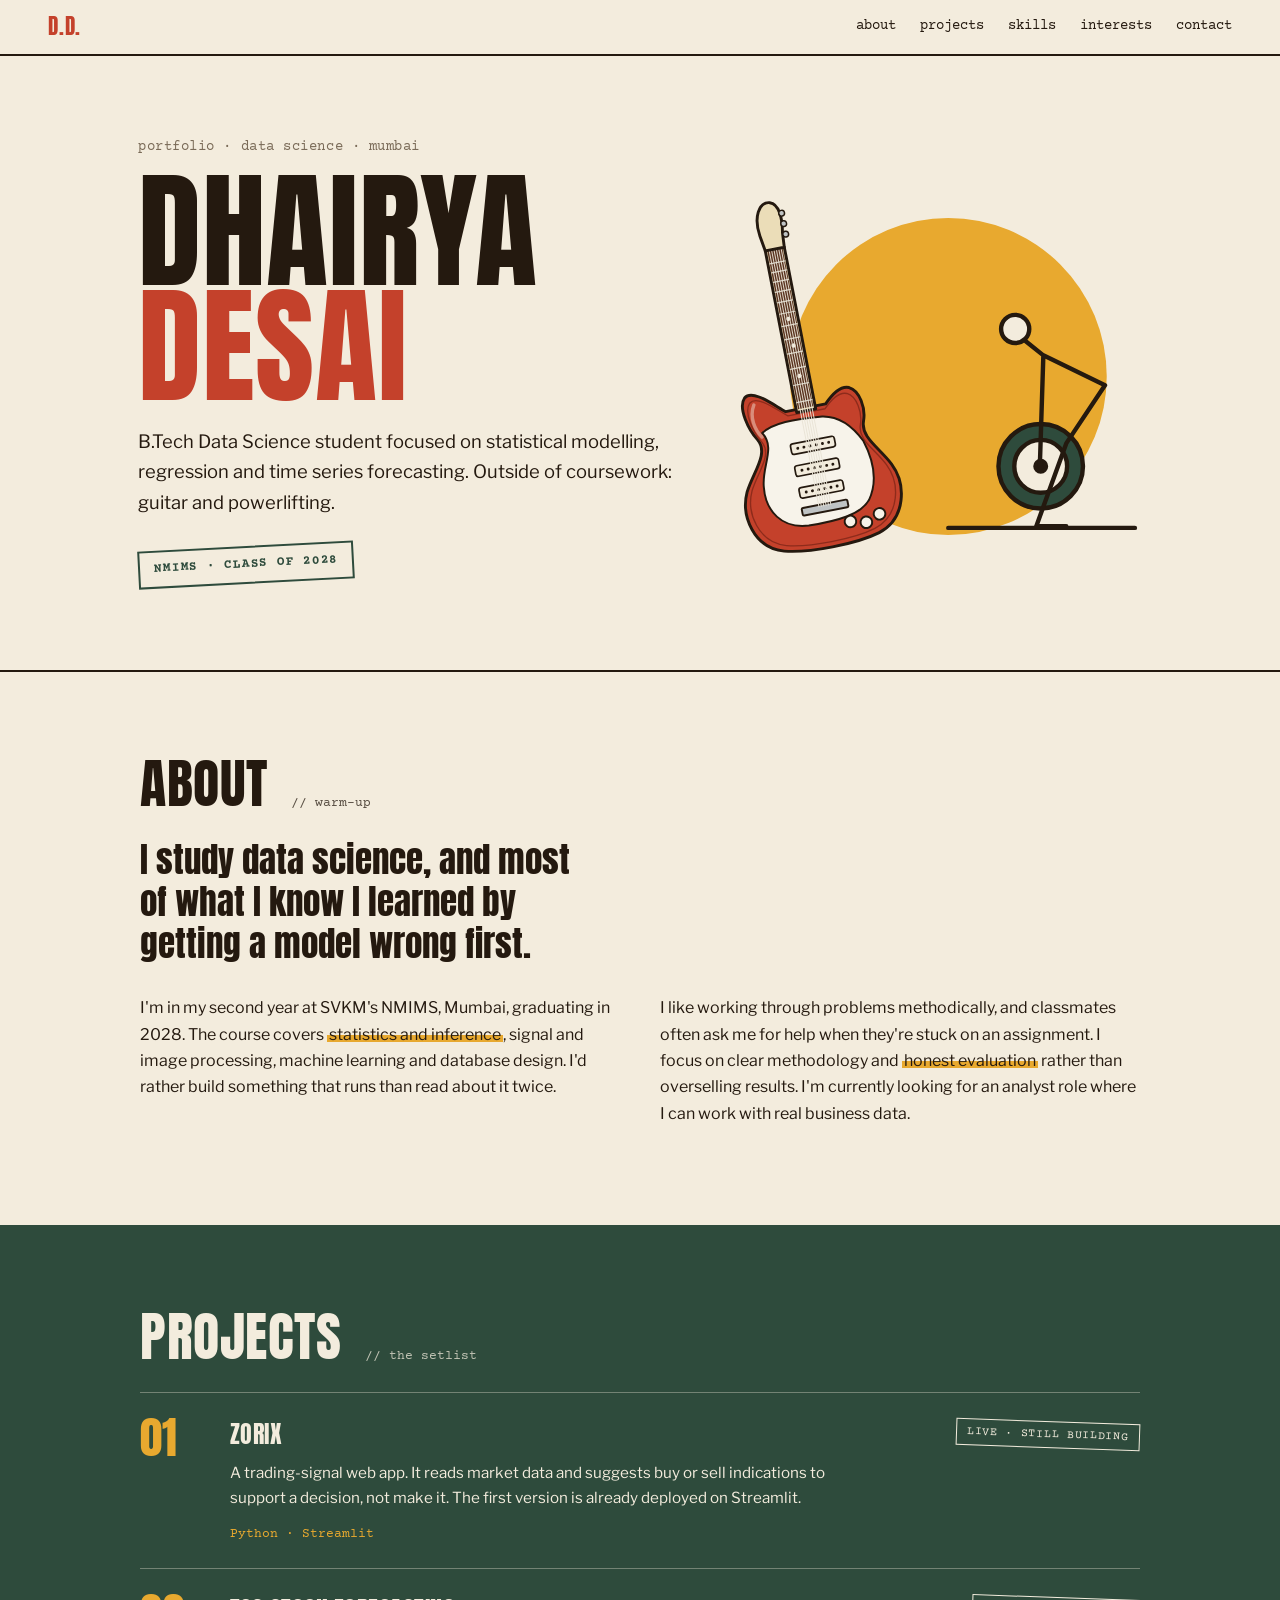
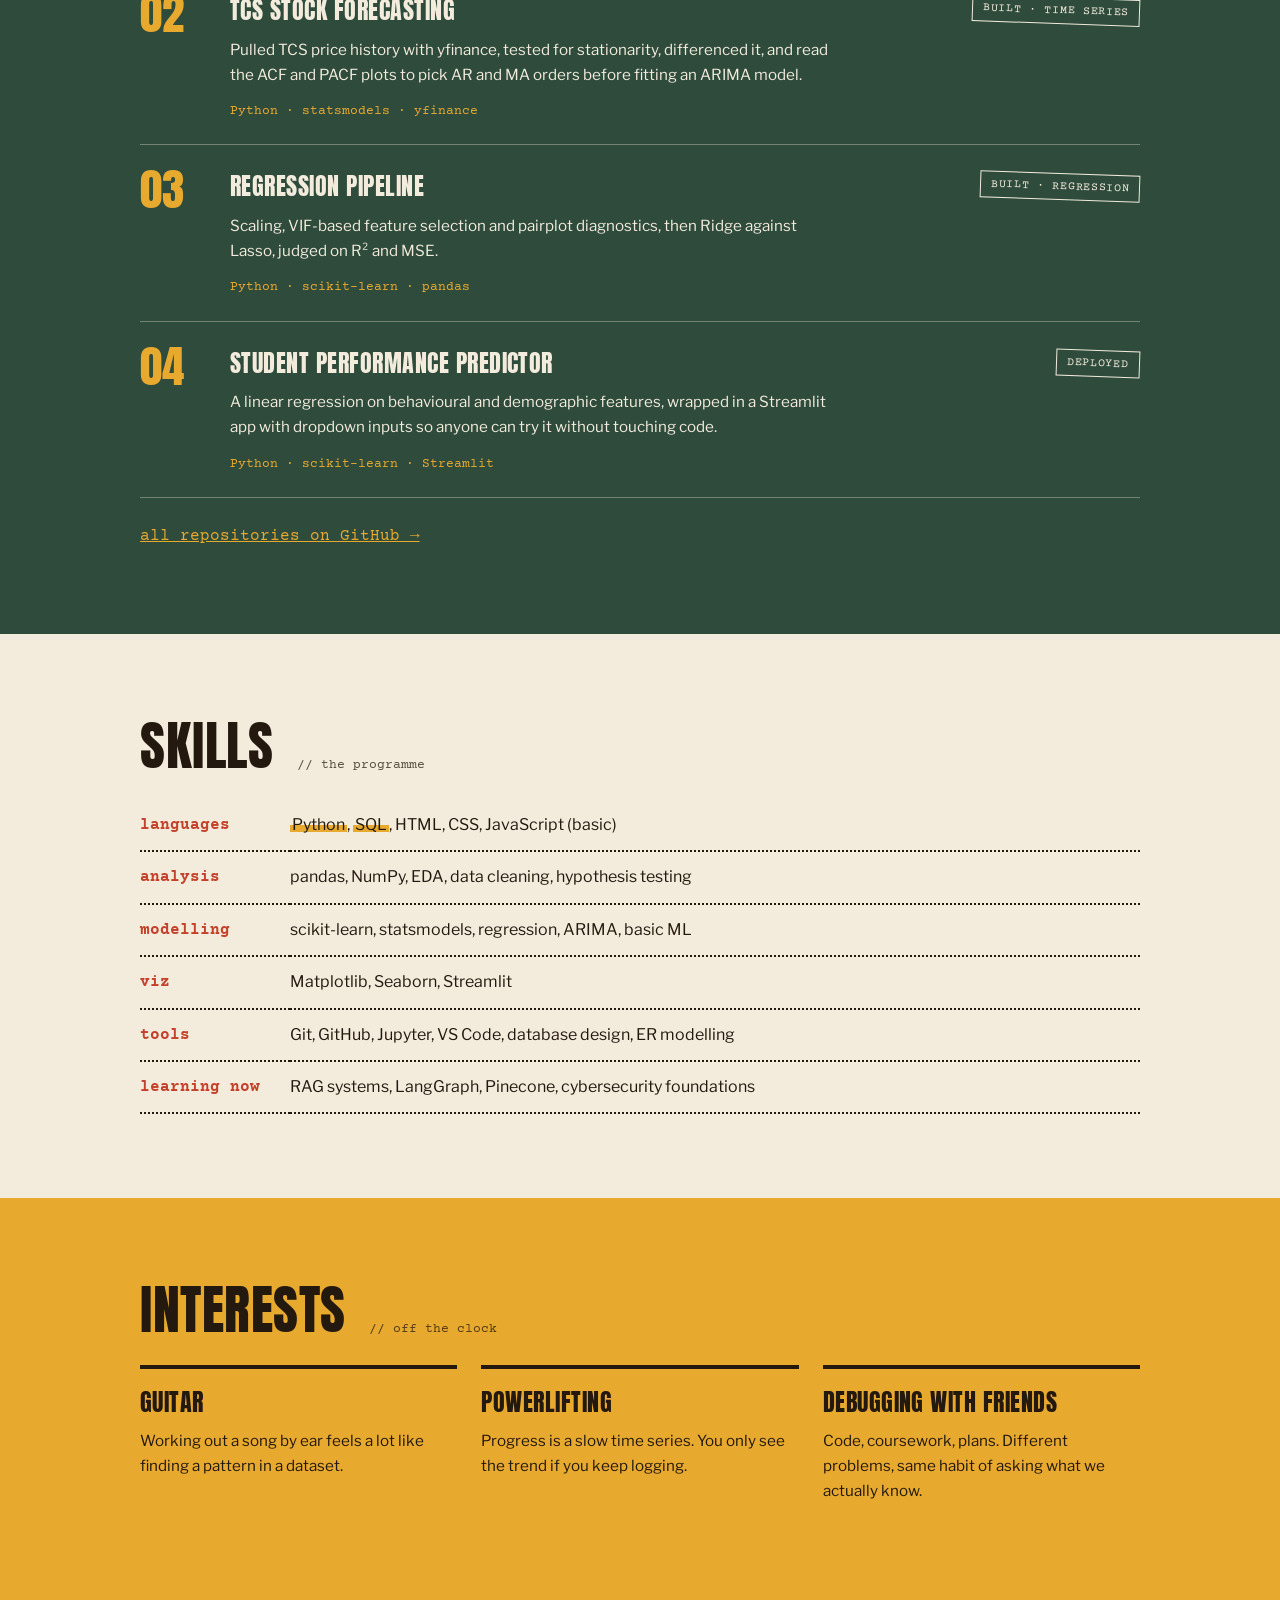
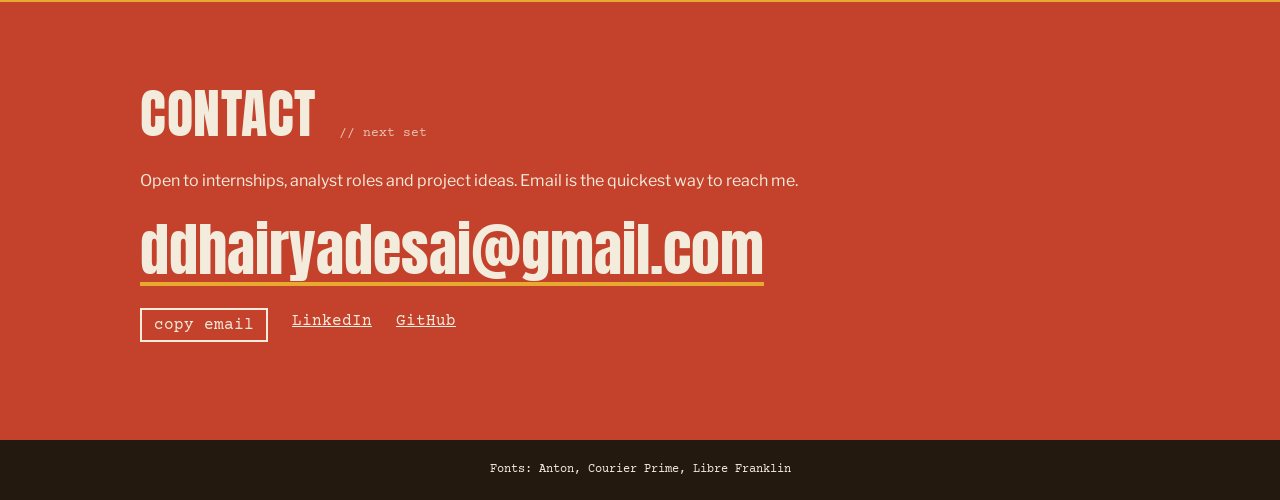
<file: index.html>
<!DOCTYPE html>
<html lang="en">

<head>
  <meta charset="UTF-8">
  <meta name="viewport" content="width=device-width, initial-scale=1.0">
  <title>Dhairya Desai — Data Science Portfolio</title>
  <meta name="description" content="Portfolio of Dhairya Desai, B.Tech Data Science student at NMIMS Mumbai.">
  <link rel="preconnect" href="https://fonts.googleapis.com">
  <link rel="preconnect" href="https://fonts.gstatic.com" crossorigin>
  <link
    href="https://fonts.googleapis.com/css2?family=Anton&family=Courier+Prime:wght@400;700&family=Libre+Franklin:wght@400;500;600&display=swap"
    rel="stylesheet">
  <link rel="stylesheet" href="style.css">
</head>

<body>

  <nav class="nav">
    <a class="mark" href="#top">D.D.</a>
    <div>
      <a href="#about">about</a>
      <a href="#projects">projects</a>
      <a href="#skills">skills</a>
      <a href="#interests">interests</a>
      <a href="#contact">contact</a>
    </div>
  </nav>

  <header class="hero" id="top">
    <div class="hero-text">
      <p class="kicker">portfolio · data science · mumbai</p>
      <h1>Dhairya<br><span>Desai</span></h1>
      <p class="intro">B.Tech Data Science student focused on statistical modelling, regression and time series
        forecasting. Outside of coursework: guitar and powerlifting.</p>
      <p class="stamp">NMIMS · Class of 2028</p>
    </div>

    <svg class="art" viewBox="0 0 460 440" role="img"
      aria-label="Illustration of a red and white electric guitar and a lifter at the start of a deadlift">
      <circle cx="240" cy="230" r="180" fill="#E8A92F" />
      <g transform="translate(108 420) rotate(-11) scale(.55)" stroke="#24190F" stroke-width="6" stroke-linejoin="round"
        stroke-linecap="round">
        <path id="body" fill="#C4412B"
          d="M-42 -286C-62 -302 -100 -346 -120 -330C-138 -312 -124 -262 -110 -240C-92 -208 -132 -176 -152 -138C-174 -92 -160 -22 -100 -4C-50 10 50 10 100 -4C160 -22 174 -92 152 -138C134 -176 100 -204 112 -236C122 -262 116 -300 96 -310C78 -318 56 -300 42 -286Z" />
        <path fill="none" stroke="#8E2B1B" stroke-width="3" transform="translate(0 -150) scale(.93) translate(0 150)"
          d="M-42 -286C-62 -302 -100 -346 -120 -330C-138 -312 -124 -262 -110 -240C-92 -208 -132 -176 -152 -138C-174 -92 -160 -22 -100 -4C-50 10 50 10 100 -4C160 -22 174 -92 152 -138C134 -176 100 -204 112 -236C122 -262 116 -300 96 -310C78 -318 56 -300 42 -286Z" />
        <path fill="none" stroke="#F3ECDD" stroke-opacity=".45" stroke-width="7"
          d="M-104 -312C-118 -290 -112 -262 -100 -244" />
        <path fill="#F7F3EA" stroke-width="4"
          d="M-98 -252C-72 -268 -30 -268 30 -262C66 -256 90 -226 104 -196C116 -156 118 -110 92 -74C70 -48 20 -44 -40 -46C-96 -50 -122 -92 -116 -142C-112 -186 -76 -216 -98 -252Z" />
        <g fill="#F3ECDD" stroke-width="3.5">
          <rect x="-46" y="-218" width="92" height="22" rx="5" />
          <rect x="-46" y="-172" width="92" height="22" rx="5" />
          <rect x="-46" y="-126" width="92" height="22" rx="5" />
        </g>
        <g fill="#24190F" stroke="none">
          <circle cx="-32" cy="-207" r="3" />
          <circle cx="-19" cy="-207" r="3" />
          <circle cx="-6" cy="-207" r="3" />
          <circle cx="7" cy="-207" r="3" />
          <circle cx="20" cy="-207" r="3" />
          <circle cx="33" cy="-207" r="3" />
          <circle cx="-32" cy="-161" r="3" />
          <circle cx="-19" cy="-161" r="3" />
          <circle cx="-6" cy="-161" r="3" />
          <circle cx="7" cy="-161" r="3" />
          <circle cx="20" cy="-161" r="3" />
          <circle cx="33" cy="-161" r="3" />
          <circle cx="-32" cy="-115" r="3" />
          <circle cx="-19" cy="-115" r="3" />
          <circle cx="-6" cy="-115" r="3" />
          <circle cx="7" cy="-115" r="3" />
          <circle cx="20" cy="-115" r="3" />
          <circle cx="33" cy="-115" r="3" />
        </g>
        <rect x="-48" y="-84" width="96" height="16" rx="3" fill="#BFC3C4" stroke-width="4" />
        <rect x="-20" y="-620" width="40" height="340" fill="#EBDDB8" />
        <rect x="-16" y="-618" width="32" height="332" fill="#5A3420" stroke="none" />
        <path stroke="#D8D2C4" stroke-width="2.5"
          d="M-16 -300H16M-16 -336H16M-16 -370H16M-16 -402H16M-16 -432H16M-16 -460H16M-16 -486H16M-16 -510H16M-16 -532H16M-16 -553H16M-16 -573H16M-16 -592H16" />
        <g fill="#F3ECDD" stroke="none">
          <circle cx="0" cy="-353" r="4.5" />
          <circle cx="0" cy="-417" r="4.5" />
          <circle cx="0" cy="-473" r="4.5" />
        </g>
        <path stroke="#E9E4D6" stroke-width="1.8"
          d="M-12 -620V-80M-7 -620V-80M-2 -620V-80M3 -620V-80M8 -620V-80M13 -620V-80" />
        <path fill="#EBDDB8" d="M-20 -620L-25 -652C-31 -692 -14 -722 8 -716C26 -710 28 -680 22 -650L20 -620Z" />
        <g fill="#BFC3C4" stroke-width="3">
          <circle cx="28" cy="-646" r="6" />
          <circle cx="28" cy="-668" r="6" />
          <circle cx="28" cy="-690" r="6" />
          <circle cx="-30" cy="-660" r="0" />
        </g>
        <g fill="#F7F3EA" stroke-width="4">
          <circle cx="46" cy="-38" r="12" />
          <circle cx="78" cy="-30" r="12" />
          <circle cx="108" cy="-42" r="12" />
        </g>
      </g>
      <g fill="none" stroke="#24190F" stroke-width="5" stroke-linecap="round" stroke-linejoin="round">
        <path d="M240 402H452" />
        <circle cx="345" cy="332" r="48" fill="#2E4B3C" />
        <circle cx="345" cy="332" r="30" fill="#F3ECDD" />
        <circle cx="345" cy="332" r="6" fill="#24190F" />
        <circle cx="316" cy="176" r="16" fill="#F3ECDD" />
        <path d="M328 190L348 206M348 206L418 240M418 240L374 306L340 400M348 206L344 332M340 400H374" />
      </g>
    </svg>
  </header>

  <section class="block about" id="about">
    <div class="in">
      <h2>About <small>// warm-up</small></h2>
      <p class="big">I study data science, and most of what I know I learned by getting a model wrong first.</p>
      <div class="cols">
        <p>I'm in my second year at SVKM's NMIMS, Mumbai, graduating in 2028. The course covers <mark>statistics and
            inference</mark>, signal and image processing, machine learning and database design. I'd rather build
          something that runs than read about it twice.</p>
        <p>I like working through problems methodically, and classmates often ask me for help when they're stuck on an
          assignment. I focus on clear methodology and <mark>honest evaluation</mark> rather than overselling results.
          I'm currently looking for an analyst role where I can work with real business data.</p>
      </div>
    </div>
  </section>

  <section class="block projects" id="projects">
    <div class="in">
      <h2>Projects <small>// the setlist</small></h2>
      <ol class="tracks">
        <li>
          <span class="no">01</span>
          <div>
            <h3>Zorix</h3>
            <p>A trading-signal web app. It reads market data and suggests buy or sell indications to support a
              decision, not make it. The first version is already deployed on Streamlit.</p>
            <p class="stk">Python · Streamlit</p>
          </div>
          <span class="tag">live · still building</span>
        </li>
        <li>
          <span class="no">02</span>
          <div>
            <h3>TCS stock forecasting</h3>
            <p>Pulled TCS price history with yfinance, tested for stationarity, differenced it, and read the ACF and
              PACF plots to pick AR and MA orders before fitting an ARIMA model.</p>
            <p class="stk">Python · statsmodels · yfinance</p>
          </div>
          <span class="tag">built · time series</span>
        </li>
        <li>
          <span class="no">03</span>
          <div>
            <h3>Regression pipeline</h3>
            <p>Scaling, VIF-based feature selection and pairplot diagnostics, then Ridge against Lasso, judged on R² and
              MSE.</p>
            <p class="stk">Python · scikit-learn · pandas</p>
          </div>
          <span class="tag">built · regression</span>
        </li>
        <li>
          <span class="no">04</span>
          <div>
            <h3>Student performance predictor</h3>
            <p>A linear regression on behavioural and demographic features, wrapped in a Streamlit app with dropdown
              inputs so anyone can try it without touching code.</p>
            <p class="stk">Python · scikit-learn · Streamlit</p>
          </div>
          <span class="tag">deployed</span>
        </li>
      </ol>
      <a class="more" href="https://github.com/dhairya27805" target="_blank" rel="noopener">all repositories on GitHub
        →</a>
    </div>
  </section>

  <section class="block skills" id="skills">
    <div class="in">
      <h2>Skills <small>// the programme</small></h2>
      <dl>
        <dt>languages</dt>
        <dd><mark>Python</mark>, <mark>SQL</mark>, HTML, CSS, JavaScript (basic)</dd>
        <dt>analysis</dt>
        <dd>pandas, NumPy, EDA, data cleaning, hypothesis testing</dd>
        <dt>modelling</dt>
        <dd>scikit-learn, statsmodels, regression, ARIMA, basic ML</dd>
        <dt>viz</dt>
        <dd>Matplotlib, Seaborn, Streamlit</dd>
        <dt>tools</dt>
        <dd>Git, GitHub, Jupyter, VS Code, database design, ER modelling</dd>
        <dt>learning now</dt>
        <dd>RAG systems, LangGraph, Pinecone, cybersecurity foundations</dd>
      </dl>
    </div>
  </section>

  <section class="block interests" id="interests">
    <div class="in">
      <h2>Interests <small>// off the clock</small></h2>
      <div class="trio">
        <article>
          <h3>Guitar</h3>
          <p>Working out a song by ear feels a lot like finding a pattern in a dataset.</p>
        </article>
        <article>
          <h3>Powerlifting</h3>
          <p>Progress is a slow time series. You only see the trend if you keep logging.</p>
        </article>
        <article>
          <h3>Debugging with friends</h3>
          <p>Code, coursework, plans. Different problems, same habit of asking what we actually know.</p>
        </article>
      </div>
    </div>
  </section>

  <section class="block contact" id="contact">
    <div class="in">
      <h2>Contact <small>// next set</small></h2>
      <p>Open to internships, analyst roles and project ideas. Email is the quickest way to reach me.</p>
      <a class="mail" href="mailto:ddhairyadesai@gmail.com">ddhairyadesai@gmail.com</a>
      <p class="others">
        <button id="copy" type="button">copy email</button>
        <a href="https://www.linkedin.com/in/dhairya-desai-7a50421b4/" target="_blank" rel="noopener">LinkedIn</a>
        <a href="https://github.com/dhairya27805" target="_blank" rel="noopener">GitHub</a>
      </p>
    </div>
  </section>

  <footer>Fonts: Anton, Courier Prime, Libre Franklin</footer>

  <script>
    // number keys jump to sections
    const ids = ['about', 'projects', 'skills', 'interests', 'contact'];
    addEventListener('keydown', e => {
      if (e.ctrlKey || e.metaKey || e.altKey) return;
      const i = parseInt(e.key, 10) - 1;
      if (ids[i]) document.getElementById(ids[i]).scrollIntoView({ behavior: 'smooth' });
    });
    // copy email
    const btn = document.getElementById('copy');
    btn.addEventListener('click', () => {
      navigator.clipboard.writeText('ddhairyadesai@gmail.com').then(() => {
        btn.textContent = 'copied';
        setTimeout(() => btn.textContent = 'copy email', 1600);
      });
    });
  </script>
</body>

</html>
</file>
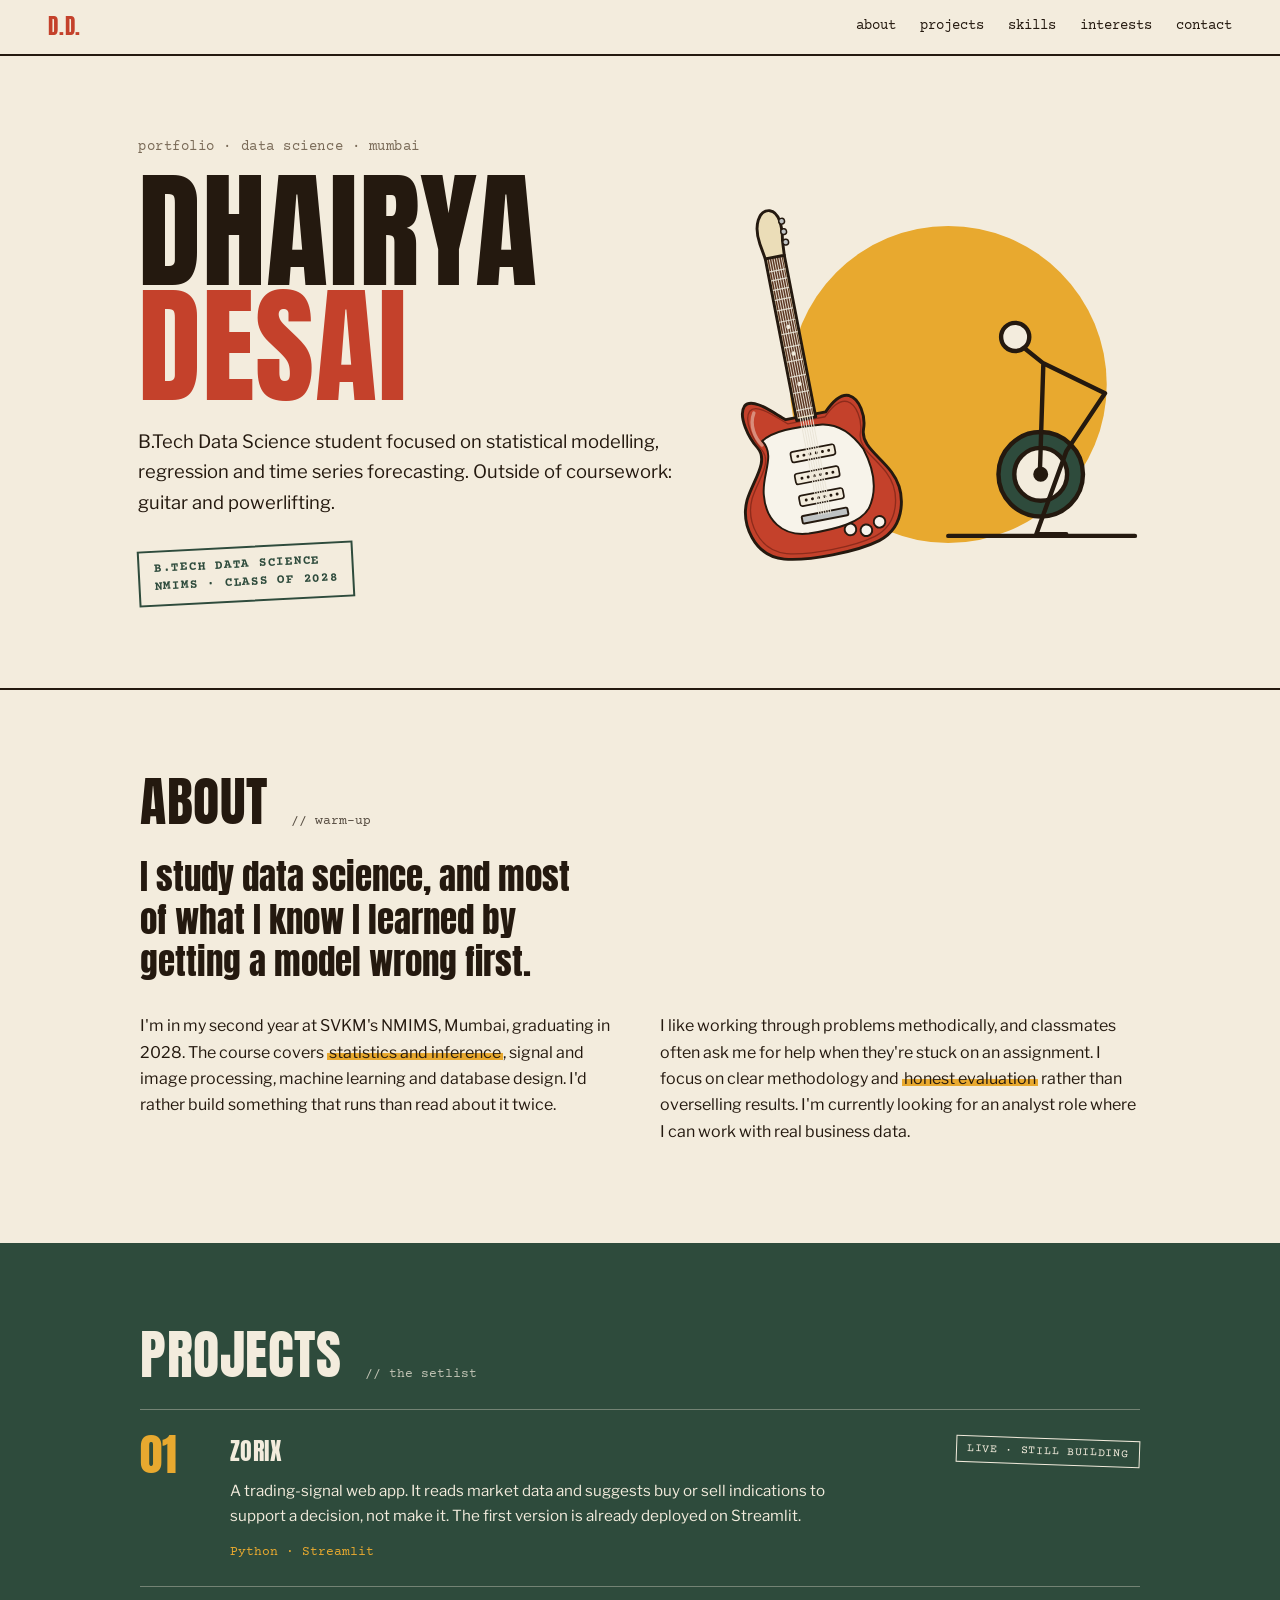
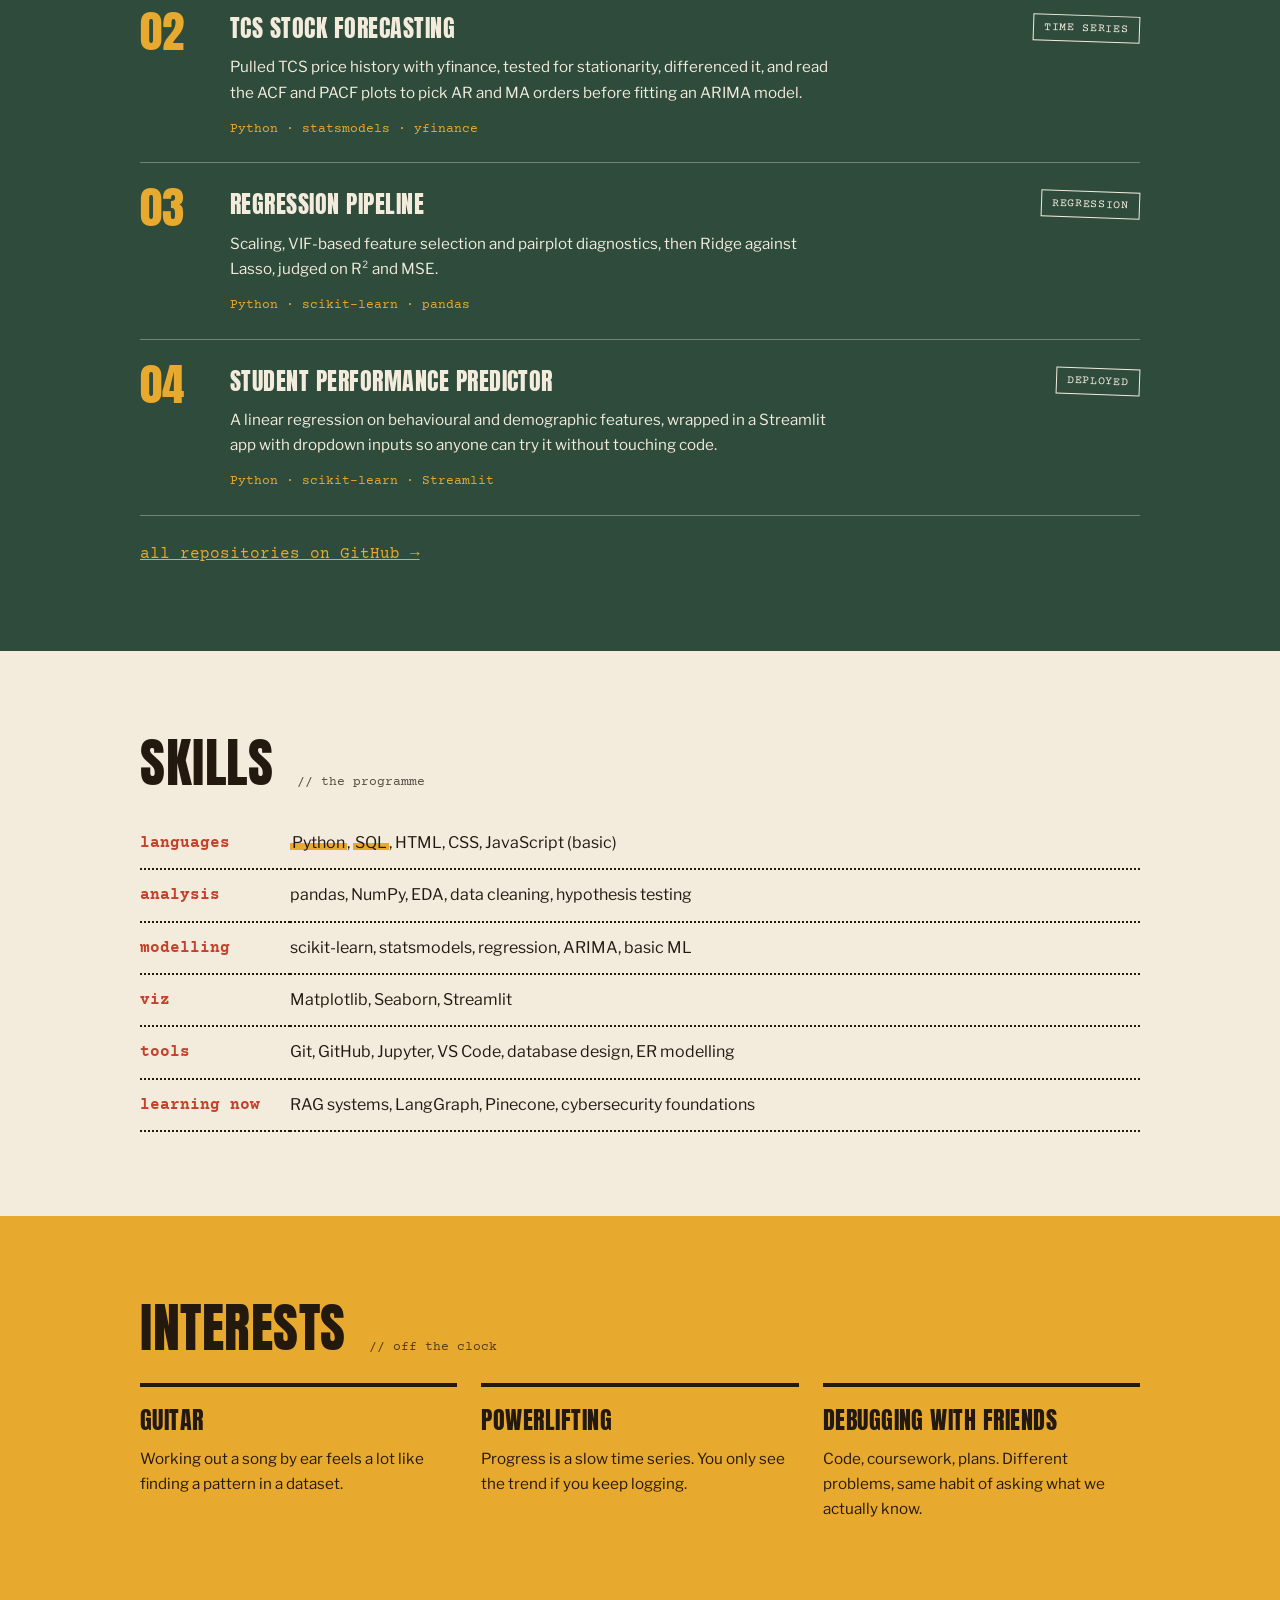
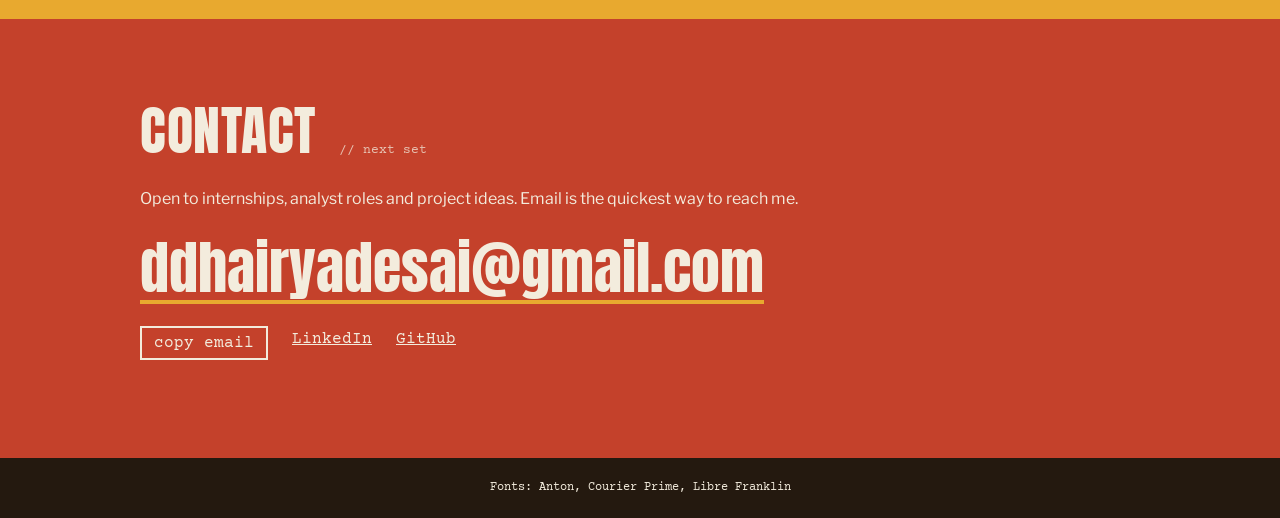
<file: J011_IMAP_Project.html>
<!DOCTYPE html>
<html lang="en">

<head>
  <meta charset="UTF-8">
  <meta name="viewport" content="width=device-width, initial-scale=1.0">
  <title>Dhairya Desai — Data Science Portfolio</title>
  <meta name="description" content="Portfolio of Dhairya Desai, B.Tech Data Science student at NMIMS Mumbai.">
  <link rel="preconnect" href="https://fonts.googleapis.com">
  <link rel="preconnect" href="https://fonts.gstatic.com" crossorigin>
  <link
    href="https://fonts.googleapis.com/css2?family=Anton&family=Courier+Prime:wght@400;700&family=Libre+Franklin:wght@400;500;600&display=swap"
    rel="stylesheet">
  <link rel="stylesheet" href="J011_IMAP_Project.css">
</head>

<body>

  <nav class="nav">
    <a class="mark" href="#top">D.D.</a>
    <div>
      <a href="#about">about</a>
      <a href="#projects">projects</a>
      <a href="#skills">skills</a>
      <a href="#interests">interests</a>
      <a href="#contact">contact</a>
    </div>
  </nav>

  <header class="hero" id="top">
    <div class="hero-text">
      <p class="kicker">portfolio · data science · mumbai</p>
      <h1>Dhairya<br><span>Desai</span></h1>
      <p class="intro">B.Tech Data Science student focused on statistical modelling, regression and time series
        forecasting. Outside of coursework: guitar and powerlifting.</p>
      <p class="stamp">B.Tech Data Science<br>NMIMS · Class of 2028</p>
    </div>

    <svg class="art" viewBox="0 0 460 440" role="img"
      aria-label="Illustration of a red and white electric guitar and a lifter at the start of a deadlift">
      <circle cx="240" cy="230" r="180" fill="#E8A92F" />
      <g transform="translate(108 420) rotate(-11) scale(.55)" stroke="#24190F" stroke-width="6" stroke-linejoin="round"
        stroke-linecap="round">
        <path id="body" fill="#C4412B"
          d="M-42 -286C-62 -302 -100 -346 -120 -330C-138 -312 -124 -262 -110 -240C-92 -208 -132 -176 -152 -138C-174 -92 -160 -22 -100 -4C-50 10 50 10 100 -4C160 -22 174 -92 152 -138C134 -176 100 -204 112 -236C122 -262 116 -300 96 -310C78 -318 56 -300 42 -286Z" />
        <path fill="none" stroke="#8E2B1B" stroke-width="3" transform="translate(0 -150) scale(.93) translate(0 150)"
          d="M-42 -286C-62 -302 -100 -346 -120 -330C-138 -312 -124 -262 -110 -240C-92 -208 -132 -176 -152 -138C-174 -92 -160 -22 -100 -4C-50 10 50 10 100 -4C160 -22 174 -92 152 -138C134 -176 100 -204 112 -236C122 -262 116 -300 96 -310C78 -318 56 -300 42 -286Z" />
        <path fill="none" stroke="#F3ECDD" stroke-opacity=".45" stroke-width="7"
          d="M-104 -312C-118 -290 -112 -262 -100 -244" />
        <path fill="#F7F3EA" stroke-width="4"
          d="M-98 -252C-72 -268 -30 -268 30 -262C66 -256 90 -226 104 -196C116 -156 118 -110 92 -74C70 -48 20 -44 -40 -46C-96 -50 -122 -92 -116 -142C-112 -186 -76 -216 -98 -252Z" />
        <g fill="#F3ECDD" stroke-width="3.5">
          <rect x="-46" y="-218" width="92" height="22" rx="5" />
          <rect x="-46" y="-172" width="92" height="22" rx="5" />
          <rect x="-46" y="-126" width="92" height="22" rx="5" />
        </g>
        <g fill="#24190F" stroke="none">
          <circle cx="-32" cy="-207" r="3" />
          <circle cx="-19" cy="-207" r="3" />
          <circle cx="-6" cy="-207" r="3" />
          <circle cx="7" cy="-207" r="3" />
          <circle cx="20" cy="-207" r="3" />
          <circle cx="33" cy="-207" r="3" />
          <circle cx="-32" cy="-161" r="3" />
          <circle cx="-19" cy="-161" r="3" />
          <circle cx="-6" cy="-161" r="3" />
          <circle cx="7" cy="-161" r="3" />
          <circle cx="20" cy="-161" r="3" />
          <circle cx="33" cy="-161" r="3" />
          <circle cx="-32" cy="-115" r="3" />
          <circle cx="-19" cy="-115" r="3" />
          <circle cx="-6" cy="-115" r="3" />
          <circle cx="7" cy="-115" r="3" />
          <circle cx="20" cy="-115" r="3" />
          <circle cx="33" cy="-115" r="3" />
        </g>
        <rect x="-48" y="-84" width="96" height="16" rx="3" fill="#BFC3C4" stroke-width="4" />
        <rect x="-20" y="-620" width="40" height="340" fill="#EBDDB8" />
        <rect x="-16" y="-618" width="32" height="332" fill="#5A3420" stroke="none" />
        <path stroke="#D8D2C4" stroke-width="2.5"
          d="M-16 -300H16M-16 -336H16M-16 -370H16M-16 -402H16M-16 -432H16M-16 -460H16M-16 -486H16M-16 -510H16M-16 -532H16M-16 -553H16M-16 -573H16M-16 -592H16" />
        <g fill="#F3ECDD" stroke="none">
          <circle cx="0" cy="-353" r="4.5" />
          <circle cx="0" cy="-417" r="4.5" />
          <circle cx="0" cy="-473" r="4.5" />
        </g>
        <path stroke="#E9E4D6" stroke-width="1.8"
          d="M-12 -620V-80M-7 -620V-80M-2 -620V-80M3 -620V-80M8 -620V-80M13 -620V-80" />
        <path fill="#EBDDB8" d="M-20 -620L-25 -652C-31 -692 -14 -722 8 -716C26 -710 28 -680 22 -650L20 -620Z" />
        <g fill="#BFC3C4" stroke-width="3">
          <circle cx="28" cy="-646" r="6" />
          <circle cx="28" cy="-668" r="6" />
          <circle cx="28" cy="-690" r="6" />
          <circle cx="-30" cy="-660" r="0" />
        </g>
        <g fill="#F7F3EA" stroke-width="4">
          <circle cx="46" cy="-38" r="12" />
          <circle cx="78" cy="-30" r="12" />
          <circle cx="108" cy="-42" r="12" />
        </g>
      </g>
      <g fill="none" stroke="#24190F" stroke-width="5" stroke-linecap="round" stroke-linejoin="round">
        <path d="M240 402H452" />
        <circle cx="345" cy="332" r="48" fill="#2E4B3C" />
        <circle cx="345" cy="332" r="30" fill="#F3ECDD" />
        <circle cx="345" cy="332" r="6" fill="#24190F" />
        <circle cx="316" cy="176" r="16" fill="#F3ECDD" />
        <path d="M328 190L348 206M348 206L418 240M418 240L374 306L340 400M348 206L344 332M340 400H374" />
      </g>
    </svg>
  </header>

  <section class="block about" id="about">
    <div class="in">
      <h2>About <small>// warm-up</small></h2>
      <p class="big">I study data science, and most of what I know I learned by getting a model wrong first.</p>
      <div class="cols">
        <p>I'm in my second year at SVKM's NMIMS, Mumbai, graduating in 2028. The course covers <mark>statistics and
            inference</mark>, signal and image processing, machine learning and database design. I'd rather build
          something that runs than read about it twice.</p>
        <p>I like working through problems methodically, and classmates often ask me for help when they're stuck on an
          assignment. I focus on clear methodology and <mark>honest evaluation</mark> rather than overselling results.
          I'm currently looking for an analyst role where I can work with real business data.</p>
      </div>
    </div>
  </section>

  <section class="block projects" id="projects">
    <div class="in">
      <h2>Projects <small>// the setlist</small></h2>
      <ol class="tracks">
        <li>
          <span class="no">01</span>
          <div>
            <h3>Zorix</h3>
            <p>A trading-signal web app. It reads market data and suggests buy or sell indications to support a
              decision, not make it. The first version is already deployed on Streamlit.</p>
            <p class="stk">Python · Streamlit</p>
          </div>
          <span class="tag">live · still building</span>
        </li>
        <li>
          <span class="no">02</span>
          <div>
            <h3>TCS stock forecasting</h3>
            <p>Pulled TCS price history with yfinance, tested for stationarity, differenced it, and read the ACF and
              PACF plots to pick AR and MA orders before fitting an ARIMA model.</p>
            <p class="stk">Python · statsmodels · yfinance</p>
          </div>
          <span class="tag">time series</span>
        </li>
        <li>
          <span class="no">03</span>
          <div>
            <h3>Regression pipeline</h3>
            <p>Scaling, VIF-based feature selection and pairplot diagnostics, then Ridge against Lasso, judged on R² and
              MSE.</p>
            <p class="stk">Python · scikit-learn · pandas</p>
          </div>
          <span class="tag">regression</span>
        </li>
        <li>
          <span class="no">04</span>
          <div>
            <h3>Student performance predictor</h3>
            <p>A linear regression on behavioural and demographic features, wrapped in a Streamlit app with dropdown
              inputs so anyone can try it without touching code.</p>
            <p class="stk">Python · scikit-learn · Streamlit</p>
          </div>
          <span class="tag">deployed</span>
        </li>
      </ol>
      <a class="more" href="https://github.com/dhairya27805" target="_blank" rel="noopener">all repositories on GitHub
        →</a>
    </div>
  </section>

  <section class="block skills" id="skills">
    <div class="in">
      <h2>Skills <small>// the programme</small></h2>
      <dl>
        <dt>languages</dt>
        <dd><mark>Python</mark>, <mark>SQL</mark>, HTML, CSS, JavaScript (basic)</dd>
        <dt>analysis</dt>
        <dd>pandas, NumPy, EDA, data cleaning, hypothesis testing</dd>
        <dt>modelling</dt>
        <dd>scikit-learn, statsmodels, regression, ARIMA, basic ML</dd>
        <dt>viz</dt>
        <dd>Matplotlib, Seaborn, Streamlit</dd>
        <dt>tools</dt>
        <dd>Git, GitHub, Jupyter, VS Code, database design, ER modelling</dd>
        <dt>learning now</dt>
        <dd>RAG systems, LangGraph, Pinecone, cybersecurity foundations</dd>
      </dl>
    </div>
  </section>

  <section class="block interests" id="interests">
    <div class="in">
      <h2>Interests <small>// off the clock</small></h2>
      <div class="trio">
        <article>
          <h3>Guitar</h3>
          <p>Working out a song by ear feels a lot like finding a pattern in a dataset.</p>
        </article>
        <article>
          <h3>Powerlifting</h3>
          <p>Progress is a slow time series. You only see the trend if you keep logging.</p>
        </article>
        <article>
          <h3>Debugging with friends</h3>
          <p>Code, coursework, plans. Different problems, same habit of asking what we actually know.</p>
        </article>
      </div>
    </div>
  </section>

  <section class="block contact" id="contact">
    <div class="in">
      <h2>Contact <small>// next set</small></h2>
      <p>Open to internships, analyst roles and project ideas. Email is the quickest way to reach me.</p>
      <a class="mail" href="mailto:ddhairyadesai@gmail.com">ddhairyadesai@gmail.com</a>
      <p class="others">
        <button id="copy" type="button">copy email</button>
        <a href="https://www.linkedin.com/in/dhairya-desai-7a50421b4/" target="_blank" rel="noopener">LinkedIn</a>
        <a href="https://github.com/dhairya27805" target="_blank" rel="noopener">GitHub</a>
      </p>
    </div>
  </section>

  <footer>Fonts: Anton, Courier Prime, Libre Franklin</footer>

  <script>
    // number keys jump to sections
    const ids = ['about', 'projects', 'skills', 'interests', 'contact'];
    addEventListener('keydown', e => {
      if (e.ctrlKey || e.metaKey || e.altKey) return;
      const i = parseInt(e.key, 10) - 1;
      if (ids[i]) document.getElementById(ids[i]).scrollIntoView({ behavior: 'smooth' });
    });
    // copy email
    const btn = document.getElementById('copy');
    btn.addEventListener('click', () => {
      navigator.clipboard.writeText('ddhairyadesai@gmail.com').then(() => {
        btn.textContent = 'copied';
        setTimeout(() => btn.textContent = 'copy email', 1600);
      });
    });
  </script>
</body>

</html>
</file>
<file: style.css>
:root{
  --cream:#F3ECDD;
  --ink:#24190F;
  --rust:#C4412B;
  --mustard:#E8A92F;
  --forest:#2E4B3C;
  --dim:#7A6B58;
  --display:'Anton',Impact,sans-serif;
  --mono:'Courier Prime',ui-monospace,Menlo,monospace;
  --sans:'Libre Franklin',system-ui,sans-serif;
}

*{box-sizing:border-box;}
html{scroll-behavior:smooth;scroll-padding-top:56px;}
body{margin:0;background:var(--cream);color:var(--ink);font-family:var(--sans);line-height:1.65;-webkit-font-smoothing:antialiased;}
::selection{background:var(--rust);color:var(--cream);}
a{color:inherit;}
:focus-visible{outline:3px solid var(--rust);outline-offset:3px;}
p{margin:0 0 14px;}

/* nav */
.nav{
  position:sticky;top:0;z-index:10;display:flex;justify-content:space-between;align-items:center;gap:14px;
  padding:10px clamp(16px,5vw,48px);background:var(--cream);border-bottom:2px solid var(--ink);
  font-family:var(--mono);font-size:.9rem;
}
.nav a{text-decoration:none;margin-left:16px;}
.nav a:hover{color:var(--rust);text-decoration:underline;text-underline-offset:5px;text-decoration-thickness:2px;}
.nav .mark{margin:0;font-family:var(--display);font-size:1.3rem;letter-spacing:.04em;color:var(--rust);}

/* hero */
.hero{
  max-width:1100px;margin:0 auto;padding:clamp(36px,7vw,80px) clamp(16px,5vw,48px) clamp(40px,7vw,72px);
  display:grid;grid-template-columns:1.15fr .85fr;gap:clamp(20px,4vw,56px);align-items:center;
}
.kicker{font-family:var(--mono);font-size:.85rem;color:var(--dim);letter-spacing:.04em;}
h1{font-family:var(--display);font-weight:400;font-size:clamp(3.6rem,12vw,8rem);line-height:.9;text-transform:uppercase;margin:0 0 24px;letter-spacing:.005em;}
h1 span{color:var(--rust);}
.intro{font-size:1.15rem;max-width:44ch;}
.stamp{
  display:inline-block;margin-top:14px;padding:8px 14px;transform:rotate(-3deg);
  border:2px solid var(--forest);color:var(--forest);font-family:var(--mono);font-weight:700;font-size:.8rem;line-height:1.4;text-transform:uppercase;letter-spacing:.06em;
}
.art{width:100%;max-width:460px;height:auto;justify-self:center;}

/* blocks */
.block{padding:clamp(44px,7vw,84px) clamp(16px,5vw,48px);}
.in{max-width:1000px;margin:0 auto;}
h2{font-family:var(--display);font-weight:400;font-size:clamp(2.2rem,6vw,3.4rem);line-height:1;text-transform:uppercase;margin:0 0 28px;letter-spacing:.01em;}
h2 small{font-family:var(--mono);font-size:.8rem;letter-spacing:0;text-transform:none;margin-left:10px;opacity:.75;}
h3{font-family:var(--display);font-weight:400;font-size:1.5rem;text-transform:uppercase;margin:0 0 6px;letter-spacing:.02em;}
mark{background:linear-gradient(transparent 52%,var(--mustard) 52%,var(--mustard) 90%,transparent 90%);color:inherit;padding:0 2px;}

.about{border-top:2px solid var(--ink);}
.big{font-family:var(--display);font-size:clamp(1.5rem,3.6vw,2.2rem);line-height:1.2;max-width:26ch;margin-bottom:30px;text-transform:none;}
.cols{display:grid;grid-template-columns:1fr 1fr;gap:0 40px;}

/* projects: forest block */
.projects{background:var(--forest);color:var(--cream);}
.projects mark{color:var(--ink);}
.tracks{list-style:none;margin:0 0 24px;padding:0;}
.tracks li{
  display:grid;grid-template-columns:70px 1fr auto;gap:8px 20px;align-items:start;
  padding:22px 0;border-top:1px solid rgba(243,236,221,.35);
}
.tracks li:last-child{border-bottom:1px solid rgba(243,236,221,.35);}
.no{font-family:var(--display);font-size:2.8rem;line-height:1;color:var(--mustard);}
.tracks p{font-size:.95rem;max-width:60ch;}
.stk{font-family:var(--mono);font-size:.82rem !important;color:var(--mustard);margin:0 !important;}
.tag{
  font-family:var(--mono);font-size:.72rem;text-transform:uppercase;letter-spacing:.06em;white-space:nowrap;
  border:1.5px solid var(--cream);padding:3px 10px;transform:rotate(2deg);margin-top:6px;
}
.more{font-family:var(--mono);color:var(--mustard);}

/* skills */
dl{display:grid;grid-template-columns:150px 1fr;margin:0;}
dt,dd{margin:0;padding:12px 0;border-bottom:2px dotted var(--ink);}
dt{font-family:var(--mono);font-weight:700;color:var(--rust);}

/* interests: mustard block */
.interests{background:var(--mustard);}
.trio{display:grid;grid-template-columns:repeat(3,1fr);gap:24px;}
.trio article{padding-top:14px;border-top:4px solid var(--ink);}
.trio p{font-size:.95rem;}

/* contact: rust block */
.contact{background:var(--rust);color:var(--cream);}
.mail{
  display:inline-block;font-family:var(--display);font-size:clamp(1.5rem,5.6vw,3.6rem);line-height:1.1;
  text-decoration:none;word-break:break-all;border-bottom:4px solid var(--mustard);margin:10px 0 22px;
}
.mail:hover{background:var(--mustard);color:var(--ink);}
.others{display:flex;flex-wrap:wrap;gap:8px 24px;font-family:var(--mono);}
#copy{font:inherit;color:inherit;background:none;border:2px solid var(--cream);padding:2px 12px;cursor:pointer;}
#copy:hover{background:var(--cream);color:var(--rust);}

footer{background:var(--ink);color:var(--cream);text-align:center;padding:20px 16px;font-family:var(--mono);font-size:.75rem;}

@media (prefers-reduced-motion:reduce){html{scroll-behavior:auto;}}

/* phone and tablet: one column, no sideways scroll */
@media (max-width:820px){
  .hero{grid-template-columns:1fr;}
  .art{max-width:340px;}
  .cols,.trio{grid-template-columns:1fr;}
  .tracks li{grid-template-columns:52px 1fr;}
  .tracks .tag{grid-column:2;justify-self:start;}
  dl{grid-template-columns:1fr;}
  dt{border-bottom:0;padding-bottom:0;}
  .nav div a:nth-child(n+4){display:none;}
  h2 small{display:block;margin:6px 0 0;}
}
</file>
<file: J011_IMAP_Project.css>
:root{
  --cream:#F3ECDD;
  --ink:#24190F;
  --rust:#C4412B;
  --mustard:#E8A92F;
  --forest:#2E4B3C;
  --dim:#7A6B58;
  --display:'Anton',Impact,sans-serif;
  --mono:'Courier Prime',ui-monospace,Menlo,monospace;
  --sans:'Libre Franklin',system-ui,sans-serif;
}

*{box-sizing:border-box;}
html{scroll-behavior:smooth;scroll-padding-top:56px;}
body{margin:0;background:var(--cream);color:var(--ink);font-family:var(--sans);line-height:1.65;-webkit-font-smoothing:antialiased;}
::selection{background:var(--rust);color:var(--cream);}
a{color:inherit;}
:focus-visible{outline:3px solid var(--rust);outline-offset:3px;}
p{margin:0 0 14px;}

/* nav */
.nav{
  position:sticky;top:0;z-index:10;display:flex;justify-content:space-between;align-items:center;gap:14px;
  padding:10px clamp(16px,5vw,48px);background:var(--cream);border-bottom:2px solid var(--ink);
  font-family:var(--mono);font-size:.9rem;
}
.nav a{text-decoration:none;margin-left:16px;}
.nav a:hover{color:var(--rust);text-decoration:underline;text-underline-offset:5px;text-decoration-thickness:2px;}
.nav .mark{margin:0;font-family:var(--display);font-size:1.3rem;letter-spacing:.04em;color:var(--rust);}

/* hero */
.hero{
  max-width:1100px;margin:0 auto;padding:clamp(36px,7vw,80px) clamp(16px,5vw,48px) clamp(40px,7vw,72px);
  display:grid;grid-template-columns:1.15fr .85fr;gap:clamp(20px,4vw,56px);align-items:center;
}
.kicker{font-family:var(--mono);font-size:.85rem;color:var(--dim);letter-spacing:.04em;}
h1{font-family:var(--display);font-weight:400;font-size:clamp(3.6rem,12vw,8rem);line-height:.9;text-transform:uppercase;margin:0 0 24px;letter-spacing:.005em;}
h1 span{color:var(--rust);}
.intro{font-size:1.15rem;max-width:44ch;}
.stamp{
  display:inline-block;margin-top:14px;padding:8px 14px;transform:rotate(-3deg);
  border:2px solid var(--forest);color:var(--forest);font-family:var(--mono);font-weight:700;font-size:.8rem;line-height:1.4;text-transform:uppercase;letter-spacing:.06em;
}
.art{width:100%;max-width:460px;height:auto;justify-self:center;}

/* blocks */
.block{padding:clamp(44px,7vw,84px) clamp(16px,5vw,48px);}
.in{max-width:1000px;margin:0 auto;}
h2{font-family:var(--display);font-weight:400;font-size:clamp(2.2rem,6vw,3.4rem);line-height:1;text-transform:uppercase;margin:0 0 28px;letter-spacing:.01em;}
h2 small{font-family:var(--mono);font-size:.8rem;letter-spacing:0;text-transform:none;margin-left:10px;opacity:.75;}
h3{font-family:var(--display);font-weight:400;font-size:1.5rem;text-transform:uppercase;margin:0 0 6px;letter-spacing:.02em;}
mark{background:linear-gradient(transparent 52%,var(--mustard) 52%,var(--mustard) 90%,transparent 90%);color:inherit;padding:0 2px;}

.about{border-top:2px solid var(--ink);}
.big{font-family:var(--display);font-size:clamp(1.5rem,3.6vw,2.2rem);line-height:1.2;max-width:26ch;margin-bottom:30px;text-transform:none;}
.cols{display:grid;grid-template-columns:1fr 1fr;gap:0 40px;}

/* projects: forest block */
.projects{background:var(--forest);color:var(--cream);}
.projects mark{color:var(--ink);}
.tracks{list-style:none;margin:0 0 24px;padding:0;}
.tracks li{
  display:grid;grid-template-columns:70px 1fr auto;gap:8px 20px;align-items:start;
  padding:22px 0;border-top:1px solid rgba(243,236,221,.35);
}
.tracks li:last-child{border-bottom:1px solid rgba(243,236,221,.35);}
.no{font-family:var(--display);font-size:2.8rem;line-height:1;color:var(--mustard);}
.tracks p{font-size:.95rem;max-width:60ch;}
.stk{font-family:var(--mono);font-size:.82rem !important;color:var(--mustard);margin:0 !important;}
.tag{
  font-family:var(--mono);font-size:.72rem;text-transform:uppercase;letter-spacing:.06em;white-space:nowrap;
  border:1.5px solid var(--cream);padding:3px 10px;transform:rotate(2deg);margin-top:6px;
}
.more{font-family:var(--mono);color:var(--mustard);}

/* skills */
dl{display:grid;grid-template-columns:150px 1fr;margin:0;}
dt,dd{margin:0;padding:12px 0;border-bottom:2px dotted var(--ink);}
dt{font-family:var(--mono);font-weight:700;color:var(--rust);}

/* interests: mustard block */
.interests{background:var(--mustard);}
.trio{display:grid;grid-template-columns:repeat(3,1fr);gap:24px;}
.trio article{padding-top:14px;border-top:4px solid var(--ink);}
.trio p{font-size:.95rem;}

/* contact: rust block */
.contact{background:var(--rust);color:var(--cream);}
.mail{
  display:inline-block;font-family:var(--display);font-size:clamp(1.5rem,5.6vw,3.6rem);line-height:1.1;
  text-decoration:none;word-break:break-all;border-bottom:4px solid var(--mustard);margin:10px 0 22px;
}
.mail:hover{background:var(--mustard);color:var(--ink);}
.others{display:flex;flex-wrap:wrap;gap:8px 24px;font-family:var(--mono);}
#copy{font:inherit;color:inherit;background:none;border:2px solid var(--cream);padding:2px 12px;cursor:pointer;}
#copy:hover{background:var(--cream);color:var(--rust);}

footer{background:var(--ink);color:var(--cream);text-align:center;padding:20px 16px;font-family:var(--mono);font-size:.75rem;}

@media (prefers-reduced-motion:reduce){html{scroll-behavior:auto;}}

/* phone and tablet: one column, no sideways scroll */
@media (max-width:820px){
  .hero{grid-template-columns:1fr;}
  .art{max-width:340px;}
  .cols,.trio{grid-template-columns:1fr;}
  .tracks li{grid-template-columns:52px 1fr;}
  .tracks .tag{grid-column:2;justify-self:start;}
  dl{grid-template-columns:1fr;}
  dt{border-bottom:0;padding-bottom:0;}
  .nav div a:nth-child(n+4){display:none;}
  h2 small{display:block;margin:6px 0 0;}
}
</file>
